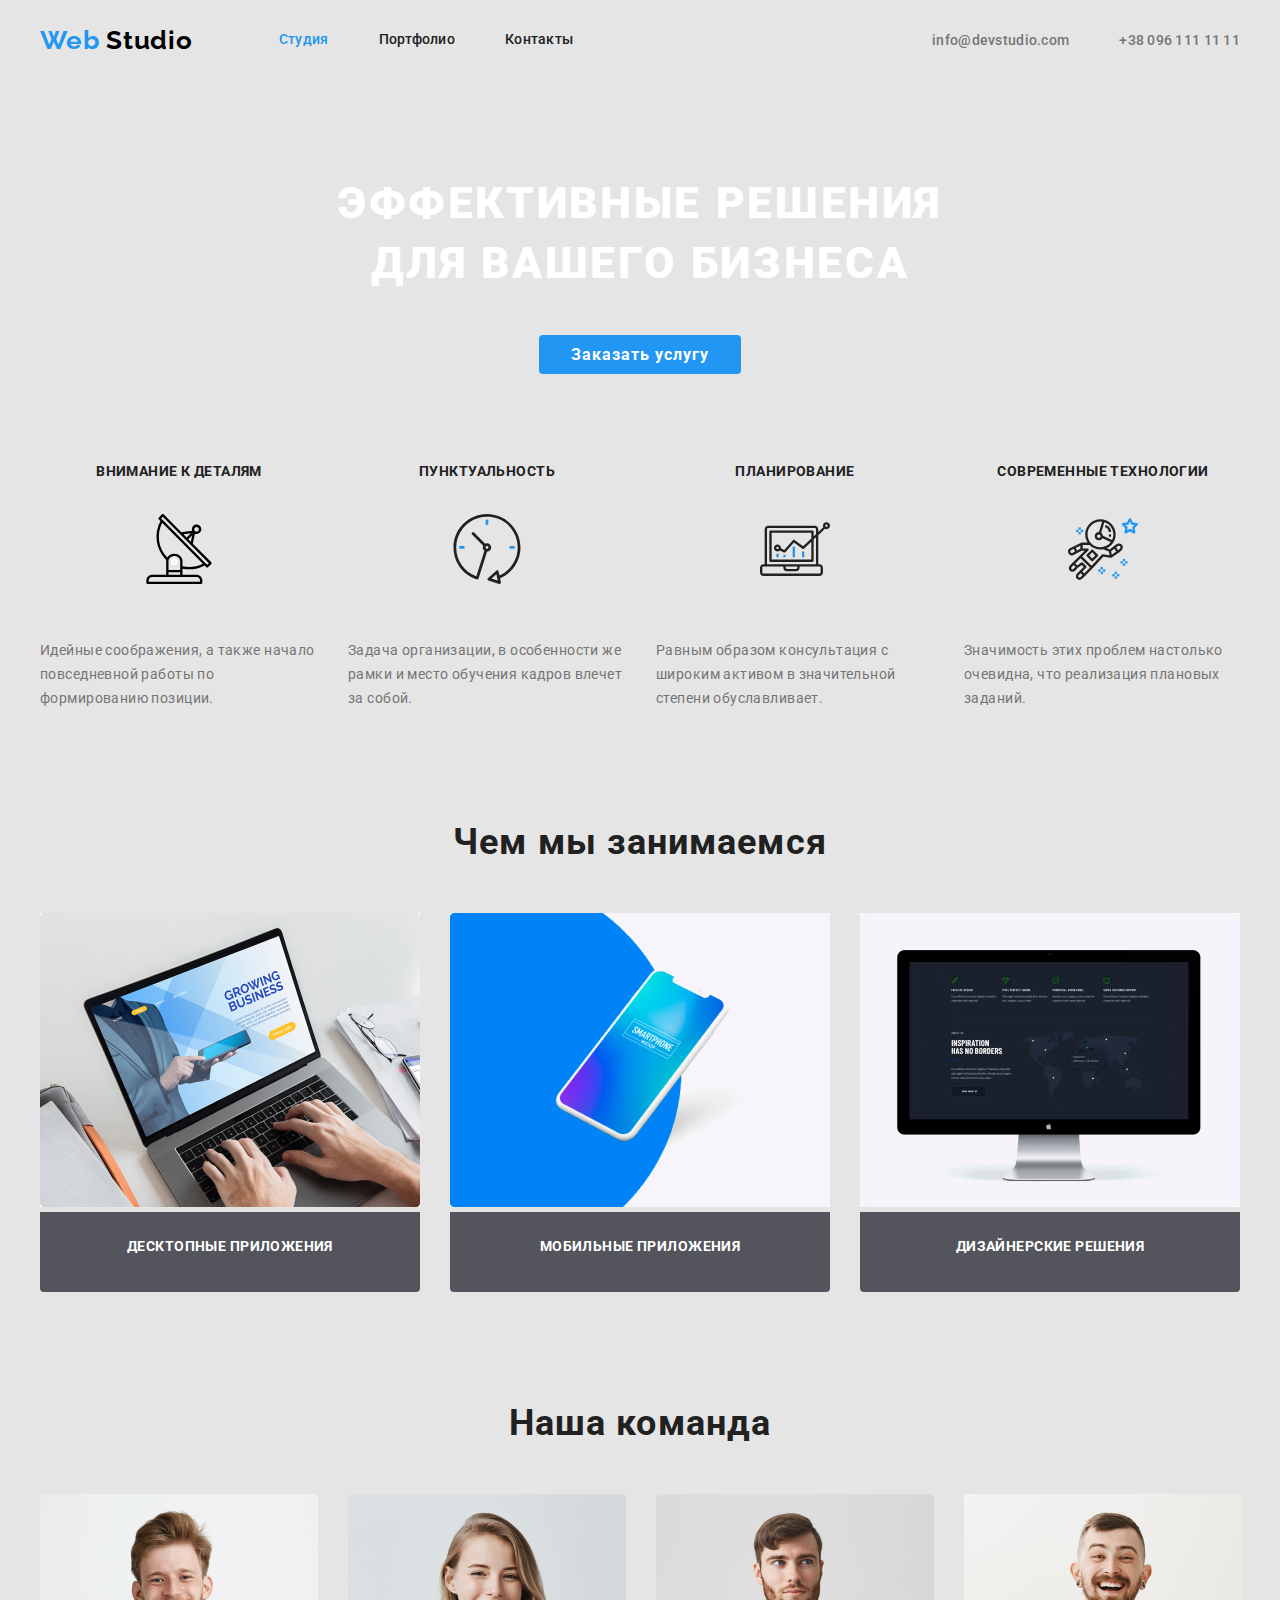
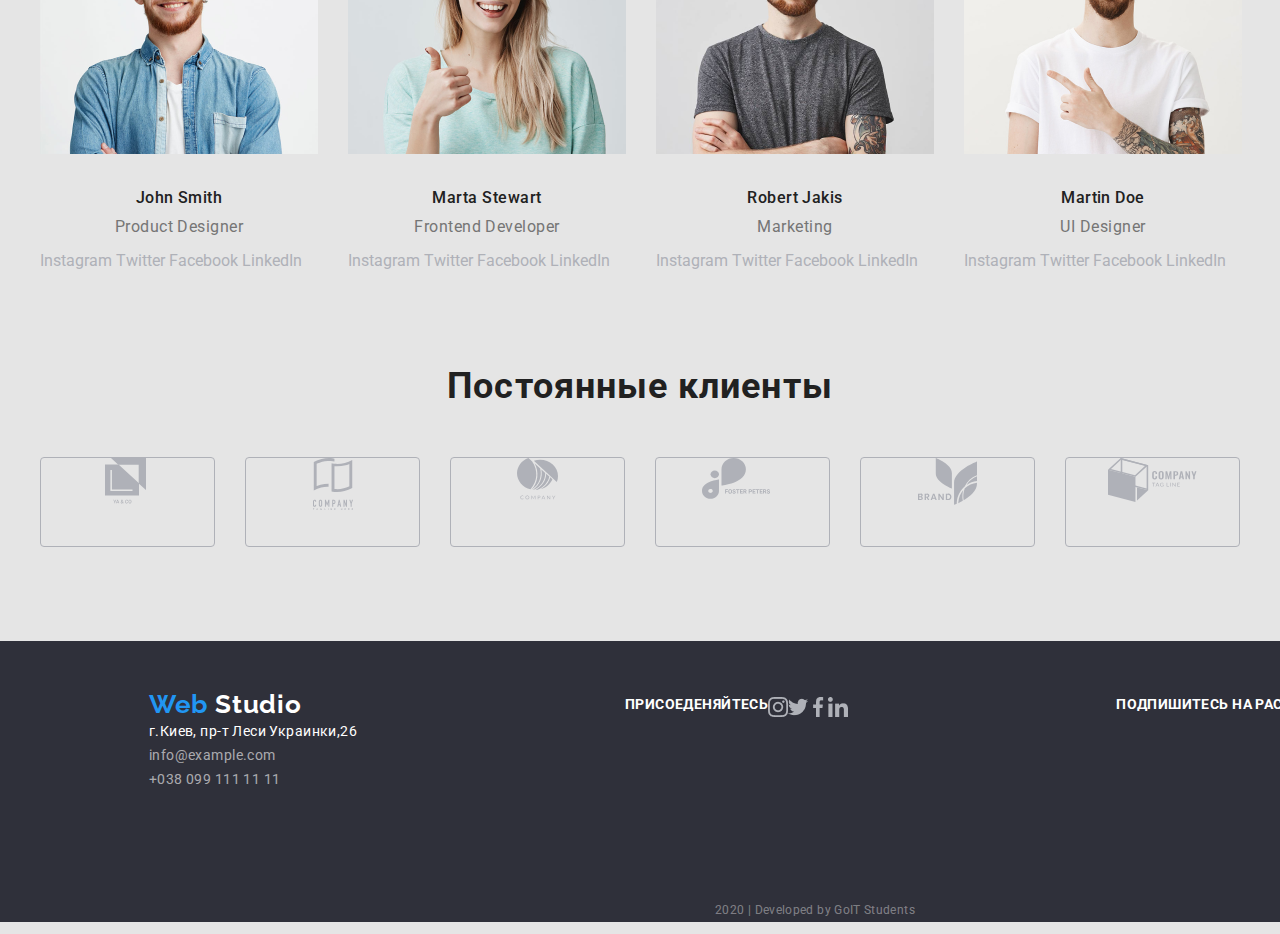
<file: index.html>
<!DOCTYPE html>
<html lang="ru">
  <head>
    <meta charset="UTF-8" />
    <meta name="viewport" content="width=device-width, initial-scale=1.0" />
    <title>Web Studio</title>
    <link
      href="https://fonts.googleapis.com/css2?family=Raleway:wght@400;700&family=Roboto:wght@400;500;700;900&display=swap"
      rel="stylesheet"
    />
    <link
      rel="stylesheet"
      href="https://cdnjs.cloudflare.com/ajax/libs/modern-normalize/0.6.0/modern-normalize.min.css"
    />
    <link rel="stylesheet" href="./css/styles.css" />
  </head>
  <body>
    <header>
      <div class="main-nav">
        <a href="./" class="logo"
          >Web
          <b>Studio</b>
        </a>
        <nav class="link mario">
          <ul class="nav">
            <li class="item">
              <a href="./index.html" class="link-current">Студия</a>
            </li>
            <li class="item">
              <a href="./portfolio.html" class="link-nav">Портфолио</a>
            </li>
            <li class="item"><a href="" class="link-nav">Контакты</a></li>
          </ul>
        </nav>

        <address>
          <ul class="adress">
            <li class="item">
              <a href="mailto:info@devstudio.com">info@devstudio.com</a>
            </li>
            <li class="item">
              <a href="tel:+380961111111">+38 096 111 11 11</a>
            </li>
          </ul>
        </address>
      </div>
    </header>
    <!-- Решения для бизнеса -->
    <main>
      <section class="hero">
        <h1>
          Эффективные решения<br />
          для вашего бизнеса
        </h1>
        <a href="" class="button-check">Заказать услугу</a>
      </section>

      <!-- Принципы -->
      <section class="container">
        <h2 class="index none">Принципы</h2>
        <ul>
          <li>
            <h3 class="principles">Внимание к деталям</h3>
            <a href="" class="princ-link"
              ><img src="./images/antenna11.svg" alt="Внимание к деталям"
            /></a>
            <p class="principles">
              Идейные соображения, а также начало повседневной работы по
              формированию позиции.
            </p>
          </li>
          <li>
            <h3 class="principles">Пунктуальность</h3>
            <a href="" class="princ-link"
              ><img src="./images/clock.svg" alt="Пунктуальность"
            /></a>
            <p class="principles">
              Задача организации, в особенности же рамки и место обучения кадров
              влечет за собой.
            </p>
          </li>
          <li>
            <h3 class="principles">Планирование</h3>
            <a href="" class="princ-link"
              ><img src="./images/diagram.svg" alt="Планирование"
            /></a>
            <p class="principles">
              Равным образом консультация с широким активом в значительной
              степени обуславливает.
            </p>
          </li>
          <li>
            <h3 class="principles">Современные технологии</h3>
            <a href="" class="princ-link"
              ><img src="./images/astronaut.svg" alt="Современные технологии"
            /></a>
            <p class="principles">
              Значимость этих проблем настолько очевидна, что реализация
              плановых заданий.
            </p>
          </li>
        </ul>
      </section>
      <!-- Чем мы занимаемся -->
      <section class="container">
        <h2 class="index">Чем мы занимаемся</h2>
        <ul>
          <li class="item">
            <a href=""
              ><img src="./images/box1.jpg" alt="Десктопные приложения"
            /></a>
            <p class="business">Десктопные приложения</p>
          </li>
          <li class="item">
            <a href=""
              ><img src="./images/box2.jpg" alt="Мобильные приложения"
            /></a>
            <p class="business">Мобильные приложения</p>
          </li>
          <li class="item">
            <a href=""
              ><img src="./images/box3.jpg" alt="Дизайнерские решения"
            /></a>
            <p class="business">Дизайнерские решения</p>
          </li>
        </ul>
      </section>
      <!-- Наша команда -->
      <section class="container">
        <h2 class="index">Наша команда</h2>
        <ul class="team">
          <li>
            <figure>
              <img src="./images/team/johnsmith.png" alt="John Smith" />
              <figcaption class="team build">
                John Smith
              </figcaption>
            </figure>
            <p class="vocation">Product Designer</p>
            <div>
              <a href="https://instagram.com" target="_blank" class="social"
                >Instagram</a
              >
              <a href="https://twitter.com/" target="_blank" class="social"
                >Twitter</a
              >
              <a href="https://www.facebook.com/" target="_blank" class="social"
                >Facebook</a
              >
              <a href="https://www.linkedin.com/" target="_blank" class="social"
                >LinkedIn</a
              >
            </div>
          </li>
          <li>
            <figure>
              <img src="./images/team/martastewart.png" alt="Marta Stewart" />
              <figcaption class="team build">
                Marta Stewart
              </figcaption>
            </figure>
            <p class="vocation">Frontend Developer</p>
            <div>
              <a href="https://instagram.com" target="_blank" class="social"
                >Instagram</a
              >
              <a href="https://twitter.com/" target="_blank" class="social"
                >Twitter</a
              >
              <a href="https://www.facebook.com/" target="_blank" class="social"
                >Facebook</a
              >
              <a href="https://www.linkedin.com/" target="_blank" class="social"
                >LinkedIn</a
              >
            </div>
          </li>
          <li>
            <figure>
              <img src="./images/team/robertjakis.png" alt="Robert Jakis" />
              <figcaption class="team build">
                Robert Jakis
              </figcaption>
            </figure>
            <p class="vocation">Marketing</p>
            <div>
              <a href="https://instagram.com" target="_blank" class="social"
                >Instagram</a
              >
              <a href="https://twitter.com/" target="_blank" class="social"
                >Twitter</a
              >
              <a href="https://www.facebook.com/" target="_blank" class="social"
                >Facebook</a
              >
              <a href="https://www.linkedin.com/" target="_blank" class="social"
                >LinkedIn</a
              >
            </div>
          </li>
          <li>
            <figure>
              <img src="./images/team/martindoe.png" alt="Martin Doe" />
              <figcaption class="team build">
                Martin Doe
              </figcaption>
            </figure>
            <p class="vocation">UI Designer</p>
            <div>
              <a href="https://instagram.com" target="_blank" class="social"
                >Instagram</a
              >
              <a href="https://twitter.com/" target="_blank" class="social"
                >Twitter</a
              >
              <a href="https://www.facebook.com/" target="_blank" class="social"
                >Facebook</a
              >
              <a href="https://www.linkedin.com/" target="_blank" class="social"
                >LinkedIn</a
              >
            </div>
          </li>
        </ul>
      </section>
      <!-- Посоянные клиенты -->
      <section class="container">
        <h2 class="index">Постоянные клиенты</h2>
        <ul class="clients">
          <li>
            <a href="" target="_blank"
              ><img src="./images/clients/logo1.svg" alt="Client1"
            /></a>
          </li>
          <li>
            <a href="" target="_blank"
              ><img src="./images/clients/logo2.svg" alt="Client2"
            /></a>
          </li>
          <li>
            <a href="" target="_blank"
              ><img src="./images/clients/logo3.svg" alt="Client3"
            /></a>
          </li>
          <li>
            <a href="" target="_blank"
              ><img src="./images/clients/logo4.svg" alt="Client4"
            /></a>
          </li>
          <li>
            <a href="" target="_blank"
              ><img src="./images/clients/logo5.svg" alt="Client5"
            /></a>
          </li>
          <li>
            <a href="" target="_blank"
              ><img src="./images/clients/logo6.svg" alt="Client6"
            /></a>
          </li>
        </ul>
      </section>
    </main>

    <!-- Футер -->
    <footer>
      <div class="footer-links">
        <div class="link container">
          <a href="./" class="logo"
            >Web
            <b class="studio">Studio</b>
          </a>
          <a href="" class="adress">г.Киев, пр-т Леси Украинки,26</a>
          <a href="mailto:info@example.com" class="mail">info@example.com</a>
          <a href="tel:+0380991111111" class="tel">+038 099 111 11 11</a>
        </div>

        <div class="join">
          <b>Присоеденяйтесь</b>
          <ul>
            <li>
              <a
                href="https://instagram.com"
                target="_blank"
                class="social-link"
                ><img src="./images/sociallogo/instagram2.png" alt="instagram"
              /></a>
            </li>
            <li>
              <a href="https://twitter.com/" target="_blank" class="social-link"
                ><img src="./images/sociallogo/twitter1.png" alt="twitter"
              /></a>
            </li>
            <li>
              <a
                href="https://www.facebook.com/"
                target="_blank"
                class="social-link"
                ><img src="./images/sociallogo/facebook1.png" alt="facebook"
              /></a>
            </li>
            <li>
              <a
                href="https://www.linkedin.com/"
                target="_blank"
                class="social-link"
                ><img src="./images/sociallogo/linkedin1.png" alt="linkedin"
              /></a>
            </li>
          </ul>
        </div>

        <div class="subscribe">
          <b>Подпишитесь на рассылку</b>
          <button type="button" class="btn">Подписаться</button>
        </div>
      </div>
      <p class="rights">2020 | Developed by GoIT Students</p>
    </footer>
  </body>
</html>
</file>
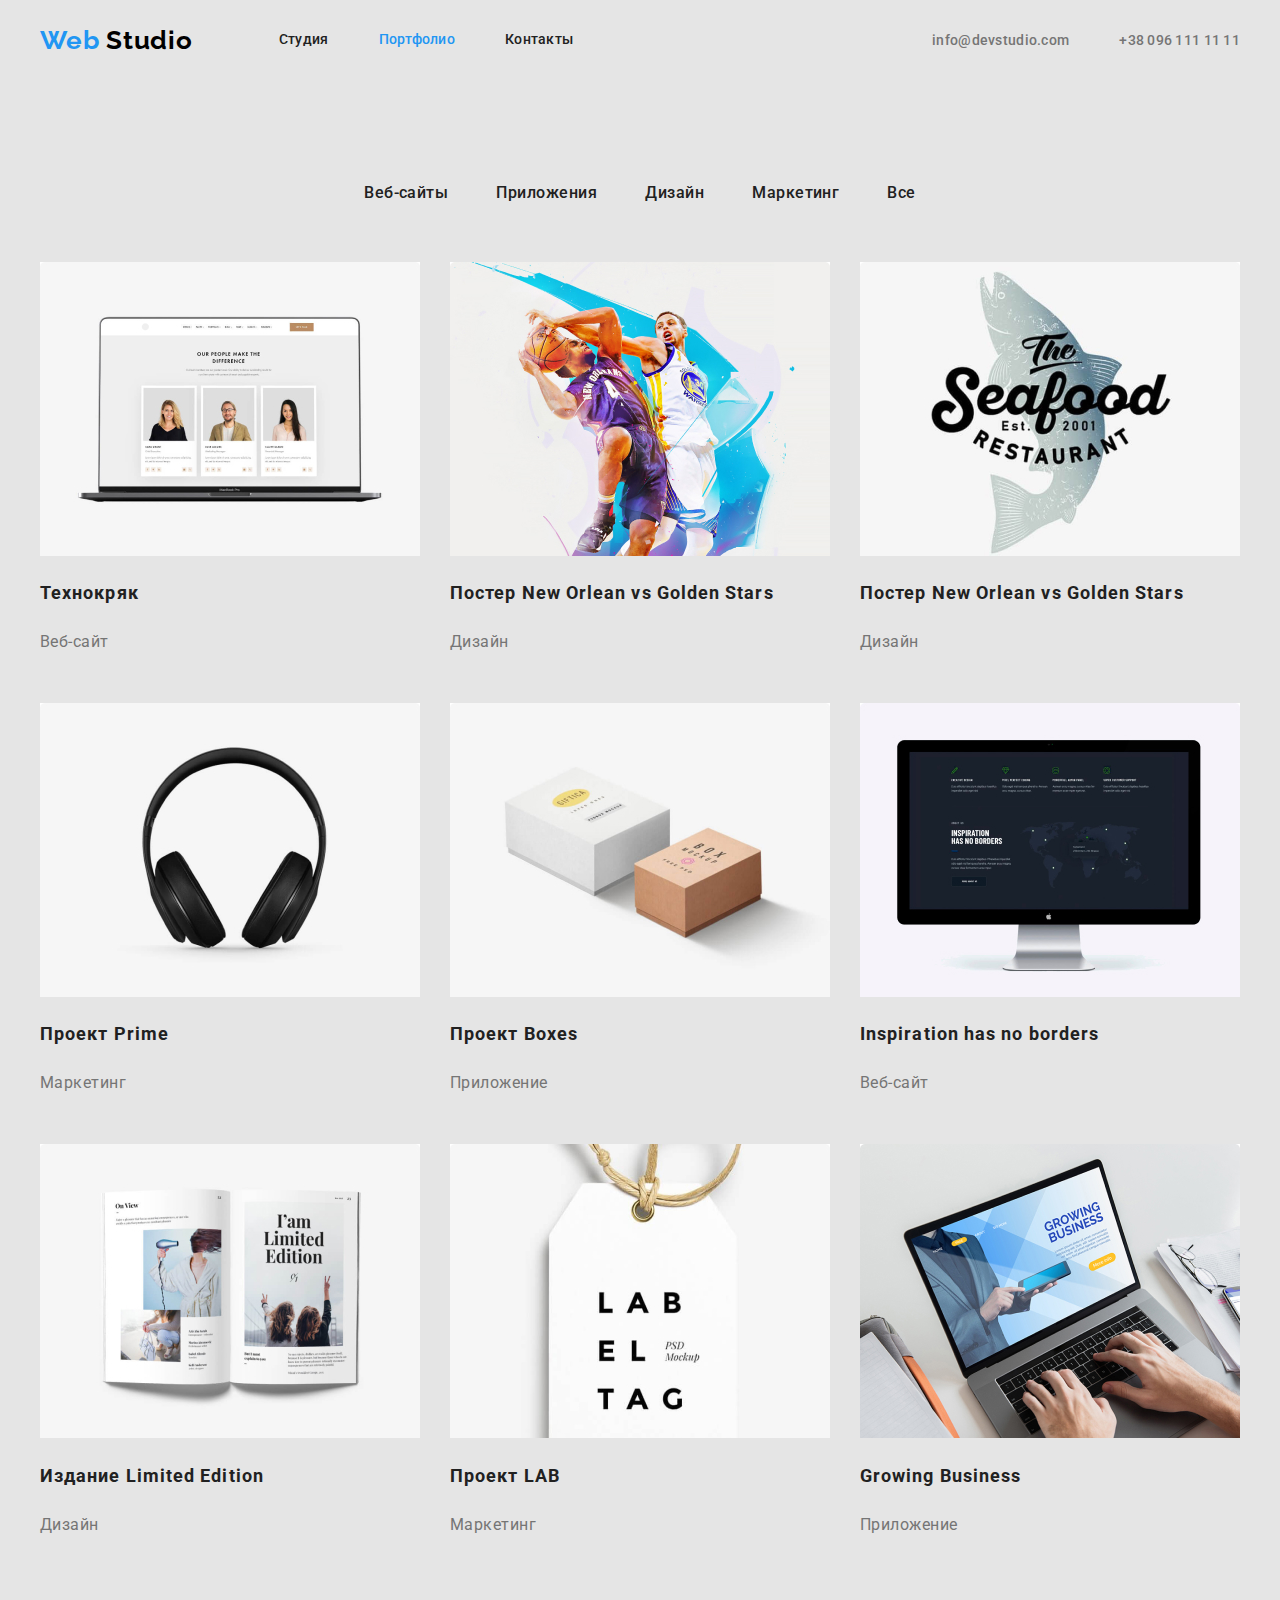
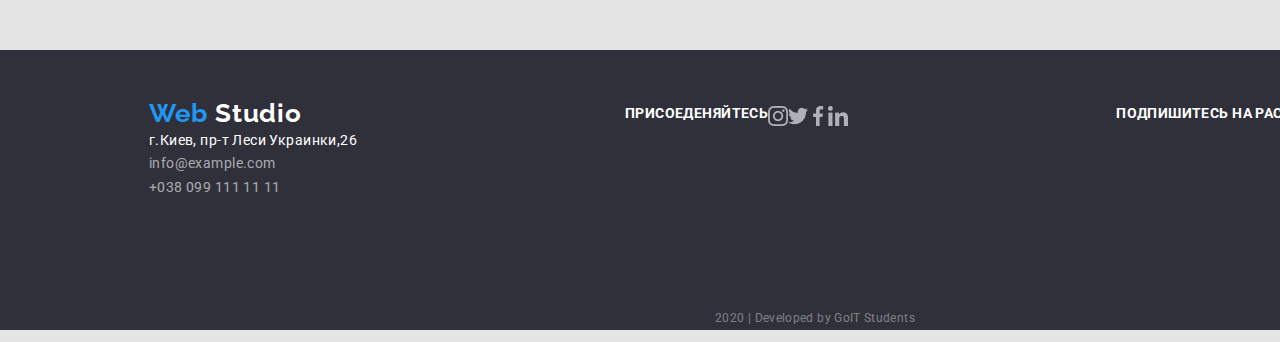
<file: portfolio.html>
<!DOCTYPE html>
<html lang="ru">
  <head>
    <meta charset="UTF-8" />
    <meta name="viewport" content="width=device-width, initial-scale=1.0" />
    <title>Портфолио</title>
    <link
      href="https://fonts.googleapis.com/css2?family=Raleway:wght@400;700&family=Roboto:wght@400;500;700;900&display=swap"
      rel="stylesheet"
    />
    <link
      rel="stylesheet"
      href="https://cdnjs.cloudflare.com/ajax/libs/modern-normalize/0.6.0/modern-normalize.min.css"
    />
    <link rel="stylesheet" href="./css/styles.css" />
  </head>
  <body>
    <!-- Хедер -->
    <header>
      <div class="main-nav">
        <a href="./" class="logo"
          >Web
          <b>Studio</b>
        </a>
        <nav class="link mario">
          <ul class="nav">
            <li class="item">
              <a href="./index.html" class="link-nav">Студия</a>
            </li>
            <li class="item">
              <a href="./portfolio.html" class="link-current">Портфолио</a>
            </li>
            <li class="item"><a href="" class="link-nav">Контакты</a></li>
          </ul>
        </nav>

        <address>
          <ul class="adress">
            <li class="item">
              <a href="mailto:info@devstudio.com">info@devstudio.com</a>
            </li>
            <li class="item">
              <a href="tel:+380961111111">+38 096 111 11 11</a>
            </li>
          </ul>
        </address>
      </div>
    </header>
    <!-- Мейн -->
    <main>
      <!-- Фильтр портфолио -->
      <div class="filter">
        <button type="button" class="btn">Веб-сайты</button>
        <button type="button" class="btn">Приложения</button>
        <button type="button" class="btn">Дизайн</button>
        <button type="button" class="btn">Маркетинг</button>
        <button type="button" class="btn">Все</button>
      </div>
      <!-- Список предложений -->
      <h1 class="index none">Список предложений</h1>
      <div>
        <ul class="list-offer">
          <li class="flex">
            <a href="./" class="linkto">
              <img src="./images/portfolio/technocrack.jpg" alt="Технокряк" />
              <h2 class="portfolio">Технокряк</h2>
              <p class="offer">Веб-сайт</p>
            </a>
          </li>
          <li class="flex">
            <a href="" class="linkto">
              <img src="./images/portfolio/neworlean.jpg" alt="Нью Орлеан" />
              <h2 class="portfolio">
                Постер New Orlean vs Golden Stars
              </h2>
              <p class="offer">Дизайн</p></a
            >
          </li>
          <li class="flex">
            <a href="" class="linkto">
              <img
                src="./images/portfolio/seafood.jpg"
                alt="Ресторан Seafood"
              />
              <h2 class="portfolio">
                Постер New Orlean vs Golden Stars
              </h2>
              <p class="offer">Дизайн</p></a
            >
          </li>
          <li class="flex">
            <a href="" class="linkto">
              <img src="./images/portfolio/prime.jpg" alt="Проект Prime" />
              <h2 class="portfolio">Проект Prime</h2>
              <p class="offer">Маркетинг</p></a
            >
          </li>

          <li class="flex">
            <a href="" class="linkto">
              <img src="./images/portfolio/boxes.jpg" alt="Проект Boxes" />
              <h2 class="portfolio">Проект Boxes</h2>
              <p class="offer">Приложение</p></a
            >
          </li>
          <li class="flex">
            <a href="" class="linkto">
              <img
                src="./images/portfolio/inspiration.jpg"
                alt="Inspiration has no borders"
              />
              <h2 class="portfolio">Inspiration has no borders</h2>
              <p class="offer">Веб-сайт</p></a
            >
          </li>
          <li class="flex">
            <a href="" class="linkto">
              <img src="./images/portfolio/limited.jpg" alt="Limited Edition" />
              <h2 class="portfolio">Издание Limited Edition</h2>
              <p class="offer">Дизайн</p></a
            >
          </li>
          <li class="flex">
            <a href="" class="linkto">
              <img src="./images/portfolio/lab.jpg" alt="Проект LAB" />
              <h2 class="portfolio">Проект LAB</h2>
              <p class="offer">Маркетинг</p></a
            >
          </li>
          <li class="flex">
            <a href="" class="linkto">
              <img
                src="./images/portfolio/business.jpg"
                alt="Growing Business"
              />
              <h2 class="portfolio">Growing Business</h2>
              <p class="offer">Приложение</p></a
            >
          </li>
        </ul>
      </div>
    </main>

    <!-- Футер -->
    <footer>
      <div class="footer-links">
        <div class="link container">
          <a href="./" class="logo"
            >Web
            <b class="studio">Studio</b>
          </a>
          <a href="" class="adress">г.Киев, пр-т Леси Украинки,26</a>
          <a href="mailto:info@example.com" class="mail">info@example.com</a>
          <a href="tel:+0380991111111" class="tel">+038 099 111 11 11</a>
        </div>

        <div class="join">
          <b>Присоеденяйтесь</b>
          <ul>
            <li>
              <a
                href="https://instagram.com"
                target="_blank"
                class="social-link"
                ><img src="./images/sociallogo/instagram2.png" alt="instagram"
              /></a>
            </li>
            <li>
              <a href="https://twitter.com/" target="_blank" class="social-link"
                ><img src="./images/sociallogo/twitter1.png" alt="twitter"
              /></a>
            </li>
            <li>
              <a
                href="https://www.facebook.com/"
                target="_blank"
                class="social-link"
                ><img src="./images/sociallogo/facebook1.png" alt="facebook"
              /></a>
            </li>
            <li>
              <a
                href="https://www.linkedin.com/"
                target="_blank"
                class="social-link"
                ><img src="./images/sociallogo/linkedin1.png" alt="linkedin"
              /></a>
            </li>
          </ul>
        </div>

        <div class="subscribe">
          <b>Подпишитесь на рассылку</b>
          <button type="button" class="btn">Подписаться</button>
        </div>
      </div>
      <p class="rights">2020 | Developed by GoIT Students</p>
    </footer>
  </body>
</html>
</file>
<file: css/styles.css>
:root {
  --primary-text-color: #212121;
  --title-text-color: #757575;
  --link-primary-color: #2196f3;
  --link-seconary-color: #ffffff;
  --footer-color: rgba(255, 255, 255, 0.6);
}

/* Общие */
ul {
  list-style: none;
  padding: 0;
  margin: 0;
}
body {
  background-color: #e5e5e5;
  font-family: Roboto, sans-serif;
}
a {
  text-decoration: none;
}

html {
  box-sizing: border-box;
}

*,
*::before,
*::after {
  box-sizing: inherit;
}

/* Стили Main */
h1 {
  color: var(--link-seconary-color);
  font-weight: 900;
  font-size: 44px;
  line-height: 1.36;
  letter-spacing: 0.06em;
  text-transform: uppercase;
  margin-top: 0;
  margin-bottom: 46px;
}
h2.index {
  font-family: Roboto;
  font-weight: 700;
  font-size: 36px;
  line-height: 1.17;
  text-align: center;
  letter-spacing: 0.03em;
  color: var(--primary-text-color);
  margin-top: 0;
  margin-bottom: 50px;
}
h2.none,
h1.none {
  display: none;
  padding: 0 0;
  margin: 0 0;
}
h3 {
  font-family: Roboto;
  font-weight: 700;
  font-size: 16px;
  line-height: 1.87;
  text-align: center;
  letter-spacing: 0.06em;
  color: var(--primary-text-color);
  margin-top: 0px;
  margin-bottom: 10px;
}

.container {
  padding-bottom: 94px;
}

/* Стили ЛОГО */
header,
section.container {
  padding-bottom: 0px;
  width: 1230px;
  margin: 0 auto 94px;
  padding-left: 15px;
  padding-right: 15px;
}

a.logo {
  font-family: Raleway, sans-serif;
  font-weight: 700;
  font-size: 26px;
  line-height: 1.19;
  letter-spacing: 0.03em;
  color: var(--link-primary-color);
}

.logo b {
  font-family: Raleway, sans-serif;
  font-weight: 700;
  font-size: 26px;
  line-height: 1.19;
  letter-spacing: 0.03em;
  color: #000000;
}

.link .studio {
  text-transform: none;
  font-family: Raleway, sans-serif;
  font-weight: 700;
  font-size: 26px;
  line-height: 1.19;
  letter-spacing: 0.03em;
  color: var(--link-seconary-color);
}

.mario .nav {
  display: flex;
  margin-left: 86px;
}

.nav .item:not(:last-child) {
  margin-right: 50px;
}

.main-nav {
  display: flex;
  align-items: center;
}

/* Навигация портфолио */
button {
  padding: 0;
  border: none;
  font: inherit;
  color: inherit;
  background-color: transparent;

  font-family: inherit;
  font-weight: 500;
  font-size: 16px;
  line-height: 1.62;
  text-align: center;
  letter-spacing: 0.03em;
  color: var(--primary-text-color);
  border-radius: 4px;
  padding: 6px 22px;
  display: inline-block;
}

button:hover,
button:focus {
  color: var(--link-seconary-color);
  background: var(--link-primary-color);
}

.filter {
  text-align: center;
  margin-top: 94px;
}
/* Список предложений */
.list-offer .offer {
  font-size: 16px;
  line-height: 1.87;
  letter-spacing: 0.03em;
  color: var(--title-text-color);
}

.list-offer .portfolio {
  font-weight: 700;
  font-size: 18px;
  line-height: 2;
  letter-spacing: 0.06em;
  color: var(--primary-text-color);
}

ul .offer {
  font-weight: 400;
  font-size: 16px;
  line-height: 1.87;
  letter-spacing: 0.03em;
  color: var(--title-text-color);
}

a.linkto:hover,
a.linkto:focus {
  color: var(--link-seconary-color);
  background: var(--link-primary-color);
}

.list-offer {
  width: 1230px;
  padding-left: 15px;
  padding-right: 15px;
  margin-left: auto;
  margin-right: auto;
  margin-top: 50px;
  margin-bottom: 94px;

  flex-wrap: wrap;
}

.flex {
  width: 380px;
  margin-right: 30px;
  margin-bottom: 30px;
}

.flex:nth-child(3n) {
  margin-right: 0;
}

.flex:nth-last-child(-n + 3) {
  margin-bottom: 0;
}

/* Навигация (левая сторона)*/
.nav,
.adress a {
  font-family: Roboto;
  font-weight: 500;
  font-size: 14px;
  line-height: 1.14;
  letter-spacing: 0.02em;
}
.nav .link-current {
  color: var(--link-primary-color);
}
.nav .link-nav {
  color: var(--primary-text-color);
}
.nav .link-nav:hover,
.nav .link-nav:focus {
  color: var(--link-primary-color);
}
.nav .link-current,
.nav .link-nav {
  display: block;
  padding-top: 32px;
  padding-bottom: 32px;
}

/* Навигация (правая сторона) */
.adress {
  display: flex;
}

address {
  margin-left: auto;
}
.adress .item + .item {
  margin-left: 50px;
}

.adress a {
  color: var(--title-text-color);
  font-style: normal;
}
.adress a:hover,
.adress a:focus {
  color: var(--link-primary-color);
}

/* Герой */
.hero {
  padding-bottom: 0px;
  margin-bottom: 94px;
  margin-top: 0;
  text-align: center;
}

.button-check {
  color: var(--link-seconary-color);
  background: var(--link-primary-color);
  font-weight: 700;
  font-size: 16px;
  line-height: 1.87;
  letter-spacing: 0.06em;
  min-width: 500px;
  height: 50px;
  padding: 10px 32px;
  margin: 0px auto;
  border-radius: 4px;
  text-align: center;
}
.button-check:hover,
.button-check:focus {
  color: var(--link-primary-color);
  background-color: var(--link-seconary-color);
}
/* Принципы */
p.principles {
  font-family: Roboto;
  font-style: normal;
  font-weight: normal;
  font-size: 14px;
  line-height: 1.71;
  letter-spacing: 0.03em;
  color: var(--title-text-color);
  margin: 0;
}
h3.principles {
  font-weight: 700;
  font-size: 14px;
  line-height: 1.14;
  letter-spacing: 0.03em;
  text-transform: uppercase;
  color: var(--primary-text-color);
}

a.princ-link {
  display: inline-block;
  padding: 25px 104px;
  margin-top: 0;
  margin-bottom: 30px;
  min-width: 278px;
  height: 120px;
  text-align: center;
  border-radius: 4px;
}
a.princ-link:focus,
a.princ-link:hover {
  background-color: var(--link-primary-color);
  color: var(--link-seconary-color);
}

/* Чем мы занимаемся */
section .business {
  color: var(--link-seconary-color);
  background: rgba(47, 48, 58, 0.8);
  font-weight: 700;
  font-size: 14px;
  line-height: 1.14;
  text-align: center;
  letter-spacing: 0.03em;
  text-transform: uppercase;
  display: inline-block;
  padding: 27px 87px;
  min-width: 380px;
  height: 80px;
  border-radius: 0px 0px 4px 4px;
  margin: 0;
}

.container ul {
  display: flex;
}

.container li:not(:last-child) {
  margin-right: 30px;
}

/* Наша команда */
.team.build {
  font-weight: 500;
  font-size: 16px;
  line-height: 1.19;
  text-align: center;
  letter-spacing: 0.03em;
  color: var(--primary-text-color);
}
.team .vocation {
  font-weight: 400;
  font-size: 16px;
  line-height: 1.19;
  text-align: center;
  letter-spacing: 0.03em;
  color: var(--title-text-color);
}
.team .social {
  color: #afb1b8;
}
.team .social:hover,
.team .social:focus {
  color: var(--link-seconary-color);
  background-color: var(--link-primary-color);
}

figure {
  margin: 0;
}
figure img {
  margin-top: 0;
  margin-bottom: 30px;
}
figure figcaption {
  margin-top: 0;
  margin-bottom: 10px;
}

.container p {
  margin-top: 0;
  margin-bottom: 16px;
}

/* Наши клиенты */
.clients a {
  color: var(--title-text-color);
  display: inline-block;
  min-width: 175px;
  height: 90px;
  border: 1px solid #afb1b8;
  border-radius: 4px;
  text-align: center;
}
.clients a:hover,
.clients a:focus {
  color: var(--link-seconary-color);
  background-color: var(--link-primary-color);
}

.link .title:hover {
  color: var(--link-seconary-color);
  background: var(--link-primary-color);
}

/* Футер */
footer {
  background: #2f303a;
}
footer .adress {
  font-style: normal;
  font-weight: 400;
  font-size: 14px;
  line-height: 1.71;
  letter-spacing: 0.03em;
  color: var(--link-seconary-color);
}
footer b {
  color: var(--link-seconary-color);
  font-weight: 700;
  font-size: 14px;
  line-height: 1.14;
  letter-spacing: 0.03em;
  text-transform: uppercase;
  display: inline-block;
  padding-top: 56px;
}
footer .mail,
footer .tel {
  color: var(--footer-color);
  font-style: normal;
  font-weight: normal;
  font-size: 14px;
  line-height: 1.71;
  letter-spacing: 0.03em;
}
footer .social-link:hover,
footer .social-link:focus {
  color: var(--link-seconary-color);
  background-color: var(--link-primary-color);
}
footer .submit {
  font-weight: 900;
  font-size: 16px;
  line-height: 1.87;
  display: flex;
  align-items: center;
  text-align: center;
  letter-spacing: 0.06em;
}

footer .rights {
  font-weight: 400;
  font-size: 12px;
  line-height: 2;
  text-align: center;
  letter-spacing: 0.03em;
  color: rgba(255, 255, 255, 0.4);
}

.link.container {
  display: flex;
  flex-direction: column;
  margin-top: 48px;
}

div ul {
  display: inline-block;
  display: flex;
}

footer div {
  display: flex;
  align-items: flex-start;
  justify-content: space-around;
}

footer {
  width: 1630px;
  padding-left: 15px;
  padding-right: 15px;
  margin-left: auto;
  margin-right: auto;
}

footer b {
  margin: 0;
  padding: 0;
}

.join,
.subscribe {
  margin-top: 56px;
}
</file>
